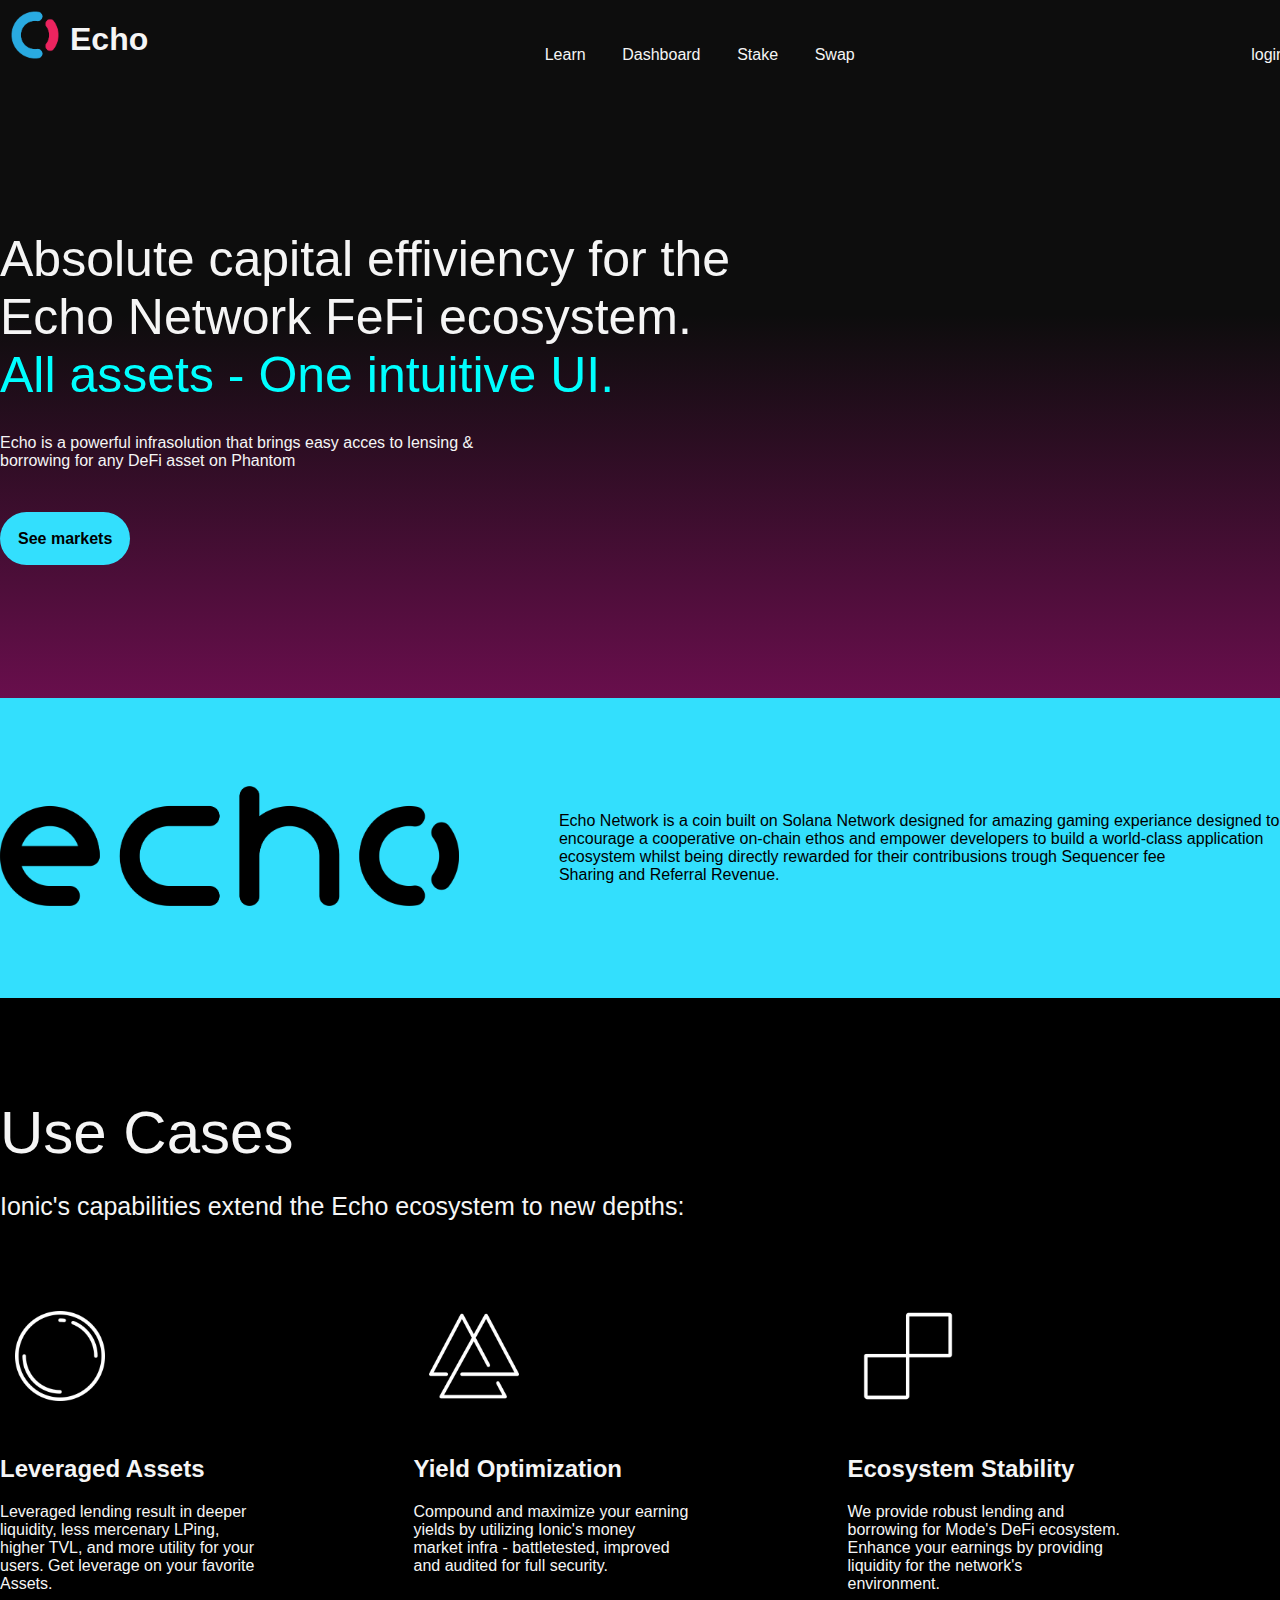
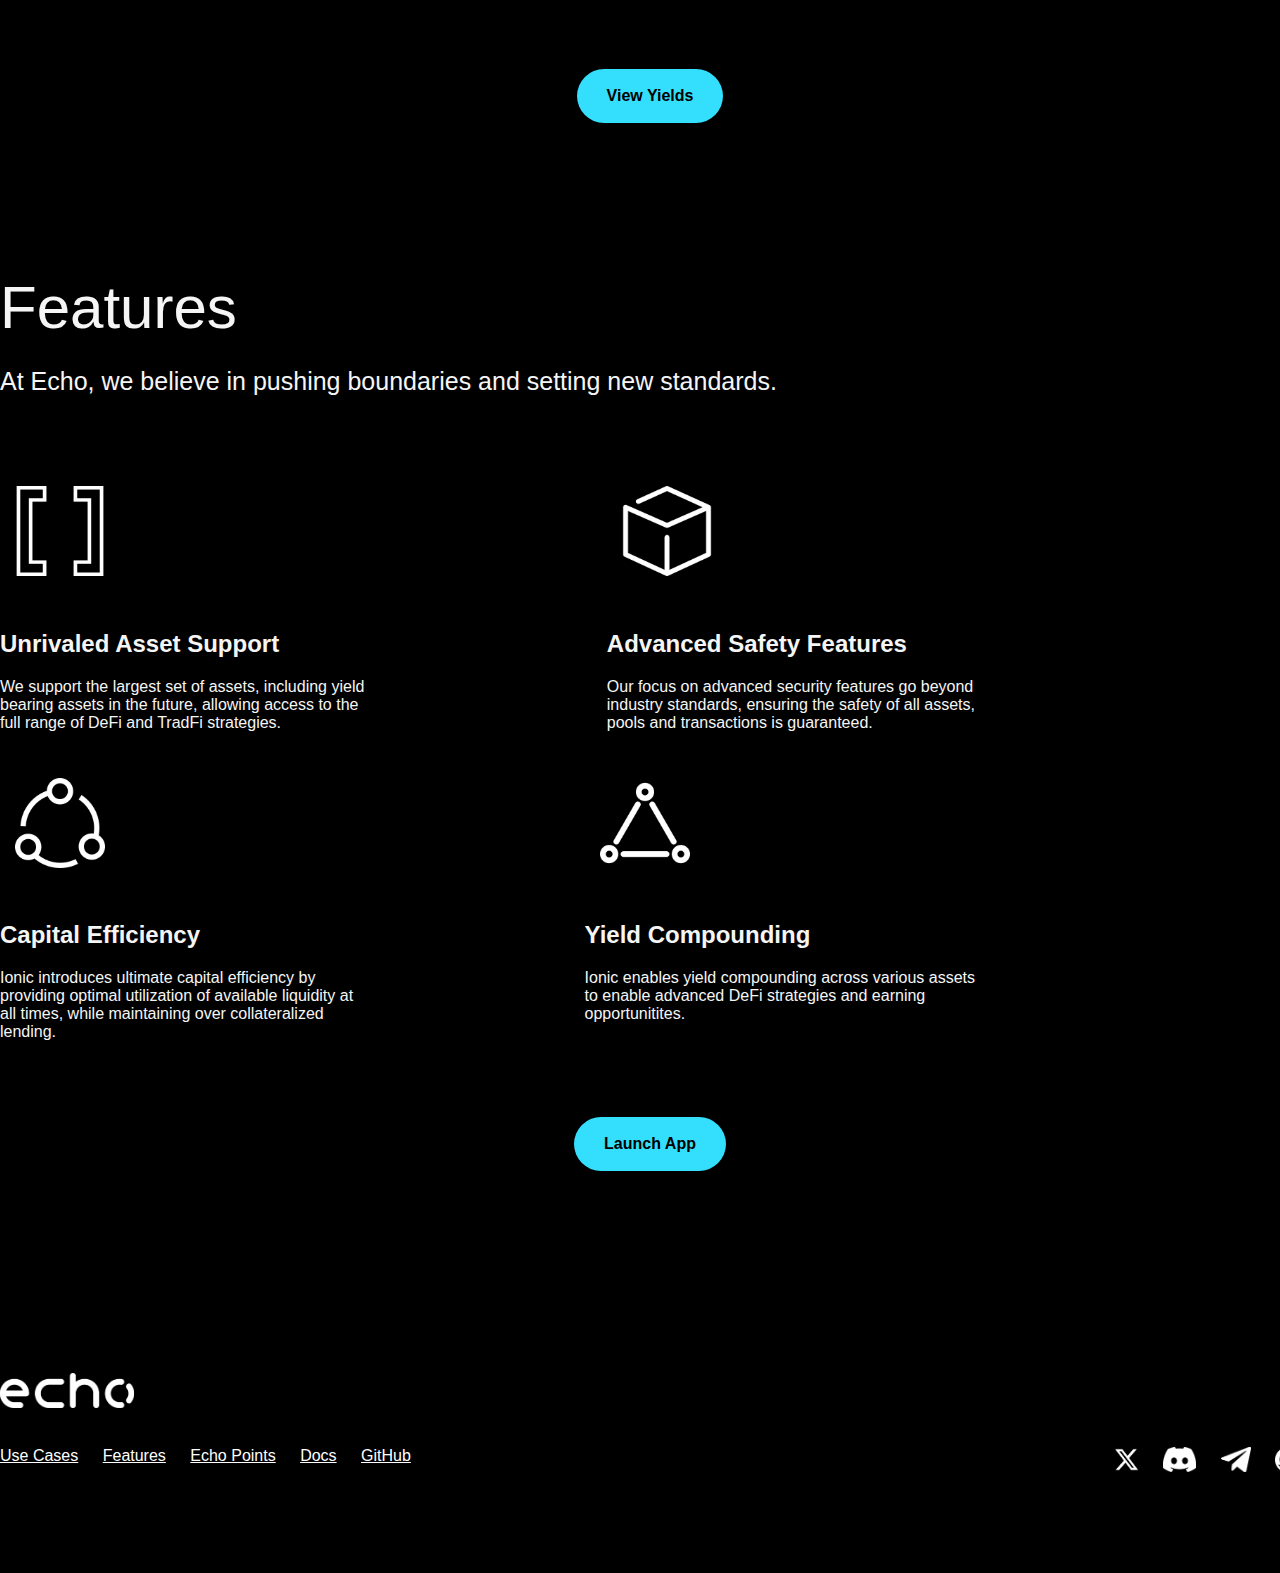
<file: index.html>
<!DOCTYPE html>
<html lang="en">
<head>
    <meta charset="UTF-8">
    <meta name="viewport" content="width=device-width, initial-scale=1.0">
    <link rel="stylesheet" href="styles.css">
    <link rel="preconnect" href="https://fonts.googleapis.com">
    <link rel="preconnect" href="https://fonts.gstatic.com" crossorigin>
    <link rel="icon" href="echotoken_logo3-01.png">
    <link href="https://fonts.googleapis.com/css2?family=Rubik:wght@300&display=swap" rel="stylesheet">
    <title>Echo</title>
</head>
<body>
<div class="container">
    <div class="header">
        <div class="logo">
            <a href="index.js"><img src="echotoken_logo3-01.png" alt=""></a>
            <h1>Echo</h1>
        </div>
        <div class="navbar">
            <ul class="links">
                <li class="link"><a href="./earn.html">Learn</a></li>
                <li class="link"><a href="./dashboard.html">Dashboard</a></li>
                <li class="link"><a href="Stake.html">Stake</a></li>
                <li class="link"><a href="Swap.html">Swap</a></li>
            </ul>
        </div>
        <div class="options">
            <ul class="log">
                <li class="logIn"><a href="login.html">login</a></li>
                <li class="signUp"><a href="SignUp.html">Sign up</a></li>
            </ul>
            <div class="menu"><img src="menu_icon.png" alt=""></div>
            
        </div>
    </div>
    <div class="main">
        <div class="Heading">
            <h1>Absolute capital effiviency for the <br>
                Echo Network FeFi ecosystem.</h1>
            <h1 class="heading2">All assets - One intuitive UI. </h1>
            <p>Echo is a powerful infrasolution that brings easy acces to lensing &<br>
                borrowing for any DeFi asset on Phantom</p>
        </div>
        <div class="marketBtn">
            <a id="markets" href="">See markets</a>
        </div>
        
</div>

<div class="text1">
    <div class="window">
        <div class="echoText">
            <img src="echo-coin_medium-small-logo.png" alt="">
        </div>
        <div class="text">
            <p>Echo Network is a coin built on Solana Network designed for amazing gaming experiance
                designed to <br>
                encourage a cooperative on-chain ethos and empower developers to build a world-class application <br>
                ecosystem whilst being directly rewarded for their contribusions trough Sequencer fee <br>
                Sharing and Referral Revenue.</p>
        </div>
    </div>
</div>
<div class="container2">
    <div class="text2">
        <h1>Use Cases</h1>
        <p class="text2_p">Ionic's capabilities extend the Echo ecosystem to new depths:</p>
            <div class="useCases">
                <div class="text3">
                    <img class="text3_image" src="circle.png" alt="">
                    <h2>Leveraged Assets</h2>
                    <p>Leveraged lending result in deeper<br>
                        liquidity, less mercenary LPing, <br>
                        higher TVL, and more utility for your <br>
                        users. Get leverage on your favorite <br>
                        Assets.</p>
                </div>
                <div class="text3">
                    <img class="text3_image" src="triangles.png" alt="">
                    <h2>Yield Optimization</h2>
                    <p>Compound and maximize your earning <br>
                        yields by utilizing Ionic's money <br>
                        market infra - battletested, improved <br>
                        and audited for full security.</p>
                </div>
                <div class="text3">
                    <img class="text3_image" src="shape.png" alt="">
                    <h2>Ecosystem Stability</h2>
                    <p>We provide robust lending and <br>
                        borrowing for Mode's DeFi ecosystem. <br>
                        Enhance your earnings by providing <br>
                        liquidity for the network's <br>
                        environment.</p>
                </div> 
                
            
            </div>

            <div class="yieldBtn">
                <a id="yields" href="Yields.html">View Yields</a>
            </div>

            <div class="container3">
                <div class="tytle">
                    <h1>Features</h1>
                    <p class="text2_p">At Echo, we believe in pushing boundaries and setting new standards.</p>
                </div>
                <div class="text-block">
                    <div class="row">
                        <div class="text3">
                            <img class="text3_image" src="brackets.png" alt="">
                            <h2>Unrivaled Asset Support</h2>
                            <p>We support the largest set of assets, including yield <br>
                                bearing assets in the future, allowing access to the <br>
                                full range of DeFi and TradFi strategies.</p>
                        </div>
                        <div class="text3">
                            <img class="text3_image" src="3d-cube.png" alt="">
                            <h2>Advanced Safety Features</h2>
                            <p>Our focus on advanced security features go beyond <br>
                                industry standards, ensuring the safety of all assets, <br>
                                pools and transactions is guaranteed.</p>
                        </div>
                    </div>
                    <div class="row">
                        <div class="text3">
                            <img class="text3_image" src="share.png" alt="">
                            <h2>Capital Efficiency</h2>
                            <p>Ionic introduces ultimate capital efficiency by <br>
                                providing optimal utilization of available liquidity at <br>
                                all times, while maintaining over collateralized <br>
                                lending.</p>
                        </div>
                        <div class="text3">
                            <img class="text3_image" src="triangle.png" alt="">
                            <h2>Yield Compounding</h2>
                            <p>Ionic enables yield compounding across various assets <br>
                                to enable advanced DeFi strategies and earning <br>
                                opportunitites.</p>
                        </div>
                    </div>
                    <div class="yieldBtn">
                        <a id="yields" href="App.html">Launch App</a>
                    </div>
                </div>
            </div>
            <div class="footer">
                <img src="echo-coin_medium-small-logo-white.png" alt="">
                <div class="f-links">
                    <div class="f-link">
                        <a href="">Use Cases</a>
                        <a href="">Features</a>
                        <a href="">Echo Points</a>
                        <a href="">Docs</a>
                        <a href="">GitHub</a>
                    </div>
                    <div class="f-link-icon">
                       <a href=""><img src="X_logo_2023_(white).png" alt=""></a>
                       <a href=""><img src="discord.png" alt=""></a> 
                       <a href=""><img src="telegram.png" alt=""></a> 
                       <a href=""><img src="github.png" alt=""></a> 
                    </div>
                </div>
            </div>

    </div>
</div>
    
</body>
</html>
</file>
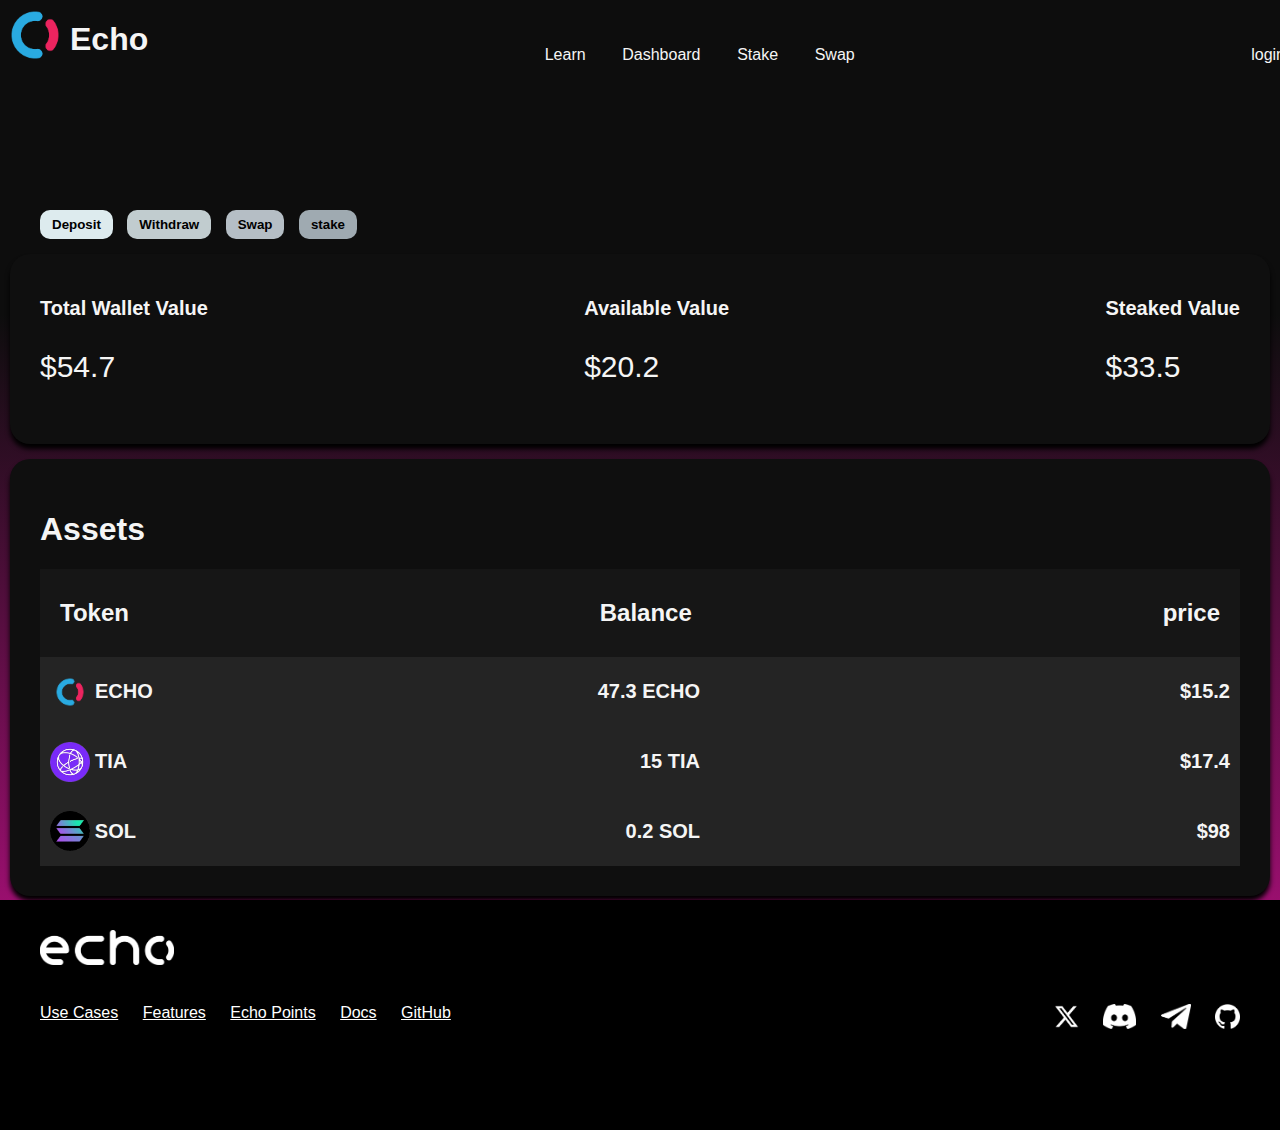
<file: dashboard.html>
<!DOCTYPE html>
<html lang="en">
<head>
    <meta charset="UTF-8">
    <meta name="viewport" content="width=device-width, initial-scale=1.0">
    <link rel="stylesheet" href="styles.css">
    <link rel="preconnect" href="https://fonts.googleapis.com">
    <link rel="preconnect" href="https://fonts.gstatic.com" crossorigin>
    <link rel="icon" href="echotoken_logo3-01.png">
    <link href="https://fonts.googleapis.com/css2?family=Rubik:wght@300&display=swap" rel="stylesheet">
    <title>Echo</title>
</head>
<body>
<div class="container">
    <div class="header">
        <div class="logo">
            <a href="index.js"><img src="echotoken_logo3-01.png" alt=""></a>
            <h1>Echo</h1>
        </div>
        <div class="navbar">
            <ul class="links">
                <li class="link"><a href="index.html">Learn</a></li>
                <li class="link"><a href="Dashboard.html">Dashboard</a></li>
                <li class="link"><a href="Stake.html">Stake</a></li>
                <li class="link"><a href="Swap.html">Swap</a></li>
            </ul>
        </div>
        <div class="options">
            <ul class="log">
                <li class="logIn"><a href="login.html">login</a></li>
                <li class="signUp"><a href="SignUp.html">Sign up</a></li>
            </ul>
            <div class="menu"><img src="menu_icon.png" alt=""></div>
            
        </div>
    </div>
    <div class="transfering">
        <button>Deposit</button>
        <button style="background-color: rgb(193, 204, 207);">Withdraw</button>
        <button style="background-color: rgb(181, 190, 197);">Swap</button>
        <button style="background-color: rgb(159, 170, 177);">stake</button>
    </div>
    <div class="overview">
        <div class="balance">
            <div class="totalValue">
                <h1>Total Wallet Value</h1>
                <p>$54.7</p>
            </div>
            <div class="avaliablevalue">
                <h1>Available Value</h1>
                <p>$20.2</p>
            </div>
            <div class="stakedvalue">
                <h1>Steaked Value</h1>
                <p>$33.5</p>
            </div>
        </div>
    </div>
    <div class="assets">
        <h1>Assets</h1>
        <div class="tokens">
            <div class="legend"><h2>Token</h2><h2>Balance</h2><h2>price</h2></div>
            <div class="token">
                <div class="name">
                    <img src="echotoken_logo3-01.png" alt="">
                    <h1>ECHO</h1>
                </div>
                <div class="amount"><h1>47.3 ECHO</h1></div>
                <div class="price"><h1>$15.2</h1></div>
                
            </div>
            <div class="token">
                <div class="name">
                    <img src="tia.png" alt="">
                    <h1>TIA</h1>
                </div>
                <div class="amount"><h1>15 TIA</h1></div>
                <div class="price"><h1>$17.4</h1></div>
                
            </div>
            <div class="token">
                <div class="name">
                    <img src="sol.png" alt="">
                    <h1>SOL</h1>
                </div>
                <div class="amount"><h1>0.2 SOL</h1></div>
                <div class="price"><h1>$98</h1></div>
                
            </div>
        </div>
    </div>
        
</div>
<div class="container4">
    <div class="footer">
        <img src="echo-coin_medium-small-logo-white.png" alt="">
        <div class="f-links">
            <div class="f-link">
                <a href="">Use Cases</a>
                <a href="">Features</a>
                <a href="">Echo Points</a>
                <a href="">Docs</a>
                <a href="">GitHub</a>
            </div>
            <div class="f-link-icon">
            <a href=""><img src="X_logo_2023_(white).png" alt=""></a>
            <a href=""><img src="discord.png" alt=""></a> 
            <a href=""><img src="telegram.png" alt=""></a> 
            <a href=""><img src="github.png" alt=""></a> 
            </div>
        </div>
    </div>
</div>


    
</body>
</html>
</file>
<file: styles.css>
body{
    color: whitesmoke;
    font-family: sans-serif;
    margin: 0;
    background-color: rgb(0, 0, 0);
}

.container {
    margin: 0;
    height: 100vh;
    background: rgb(153,15,110);
    background: linear-gradient(0deg, rgba(153,15,110,1) 0%, rgba(13,13,13,1) 65%);
}

.header {
    width: 1400px;
    margin: auto;
    display: flex;
    justify-content: space-between;
    align-items: end;
}

.logo {
    display: flex;
}

.logo img {
    height: 70px;
}

.navbar{
    width: 25%;
}

.links {
    display: flex;
    list-style: none;
    justify-content: space-between;
}

.link a {
    text-decoration: none;
    color: whitesmoke;
    margin: 0;
    padding: 0;
}

.link a:hover {
    border-bottom: 1px solid whitesmoke;
}

.options {
    display: flex;
    align-items: center;
}

.log {
    display: flex;
    justify-content: space-between;
    list-style: none;
}

.logIn a {
    text-decoration: none;
    color: whitesmoke;
}

.logIn a:hover {
    text-decoration: none;
    color: rgb(175, 174, 174);
}

.signUp a {
    text-decoration: none;
    color: black;
    background-color: whitesmoke;
    border-radius: 7px;
    padding: 4px;
    margin: 10px;
    font-weight: bold;
    border: 1px solid transparent;
}
.signUp a:hover {
    color: whitesmoke;
    background-color: rgb(22, 22, 22);
    border: 1px solid whitesmoke;
}

.menu img {
    height: 25px;
    cursor: pointer;
}


.main {
    width: 1300px;
    margin: auto;
    margin-top: 150px;
}

.main h1 {
    font-weight: normal;
    font-size: 50px;
    margin: 0;
    padding: 0;
}

.heading2 {
    
    color: aqua;
   
}

.main p {
    margin-top: 30px;
}

#markets {
    color: black;
    text-decoration: none;
    background-color: rgb(51, 223, 253);;
    padding: 18px;
    border-radius: 27px;
    font-weight: bolder;
}

.marketBtn {
    margin-top: 60px;
}

.text1 {
    background-color: rgb(51, 223, 253);
    margin-top: 150px;
    width: 100%;
    height: 300px;
    align-items: center;
}

.window {
    width: 1300px;
    margin: auto;
    display: flex;
    align-items: center;
    height: 100%;
}

.echoText {
    align-items: center;
}

.echoText img{
    height: 120px;
}

.text {
    margin-left: 100px;
    color: black;
}

.container2{
    background-color: black;
    margin: 0;
    margin-top: 0;
}

.text2 {
    width: 1300px;
    margin: auto;
    height: 1000px;
    display: block;
    align-items: center;
}

.text2 h1 {
    font-size: 60px;
    font-weight: lighter;
    padding: 100px 0 0 0;
    margin: 0;

}

.text2_p {
    font-size: 25px;
}

.useCases {
    display: flex;
    margin-top: 90px;
    justify-content: space-between;
    margin-right: 180px;
}


.text3_image {
    margin-left: 15px;
    height: 90px;
    margin-bottom: 30px;
}

.yieldBtn {
    display: flex;
    justify-content: center;
    margin-top: 60px;
}

#yields {
    color: black;
    text-decoration: none;
    background-color: rgb(51, 223, 253);;
    padding: 18px 30px;
    border-radius: 27px;
    font-weight: bolder;
}

.text-block{
   display: block;
   margin-top: 90px;
}

.row {
    display: flex;
    margin-bottom: 30px;
    justify-content: space-between;
    width: 75%;
}

.container3 {
    padding-top: 50px;
    height: 1200px;
    display: block;
}

.footer {
    height: 200px;
}

.footer img{
    height: 35px;
}

.f-links {
    margin-top: 35px;
    display: flex;
    justify-content: space-between;
}

.f-link a {
    margin-right: 20px;
    color: white;
}

.f-link-icon a img {
    height: 25px;
    margin-left: 20px;
}

.overview {
    width: 1200px;
    margin: auto;
    background-color: rgb(15, 15, 15);
    padding: 30px;
    border-radius: 20px;
    box-shadow: 0 5px 5px 0 black;
}

.balance {
    display: flex;
    justify-content: space-between;
}

.balance h1 {
    font-size: 20px;
}

.balance p {
    font-size: 30px;
}

.transfering{
    width: 1200px;
    margin: auto;
    margin-top: 130px;
    margin-bottom: 15px;
}

.transfering button {
    background-color: rgb(221, 235, 238);
    color: black;
    padding: 7px 12px;
    border: none;
    border-radius: 10px;
    font-weight: bolder;
    cursor: pointer;
    margin-right: 10px;
}

.assets {
    width: 1200px;
    margin: auto;
    margin-top: 15px;
    background-color: rgb(15, 15, 15);
    padding: 30px;
    border-radius: 20px;
    box-shadow: 0 5px 5px 0 black;
}

.legend {
    display: flex;
    justify-content: space-between;
    background-color: rgb(22, 22, 22);
    padding: 10px 20px;
}

.name img {
    height: 40px;
}

.name h1 {
    margin-left: 5px;
}
.name {
    display: flex;
    align-items: center;
    font-size: 10px;
    width: 200px;
}

.token {
    display: flex;
    justify-content: end;
    background-color: rgb(36, 36, 36);
    padding: 10px;
}

.token h1 {
    font-size: 20px;
}

.price{
    width: 530px;
    display: flex;
    justify-content: end;
}

.amount {
    width: 450px;
    display: flex;
    justify-content: end;
}

.container4 {
    width: 1200px;
    margin: auto;
    padding-top: 30px;
}
</file>
